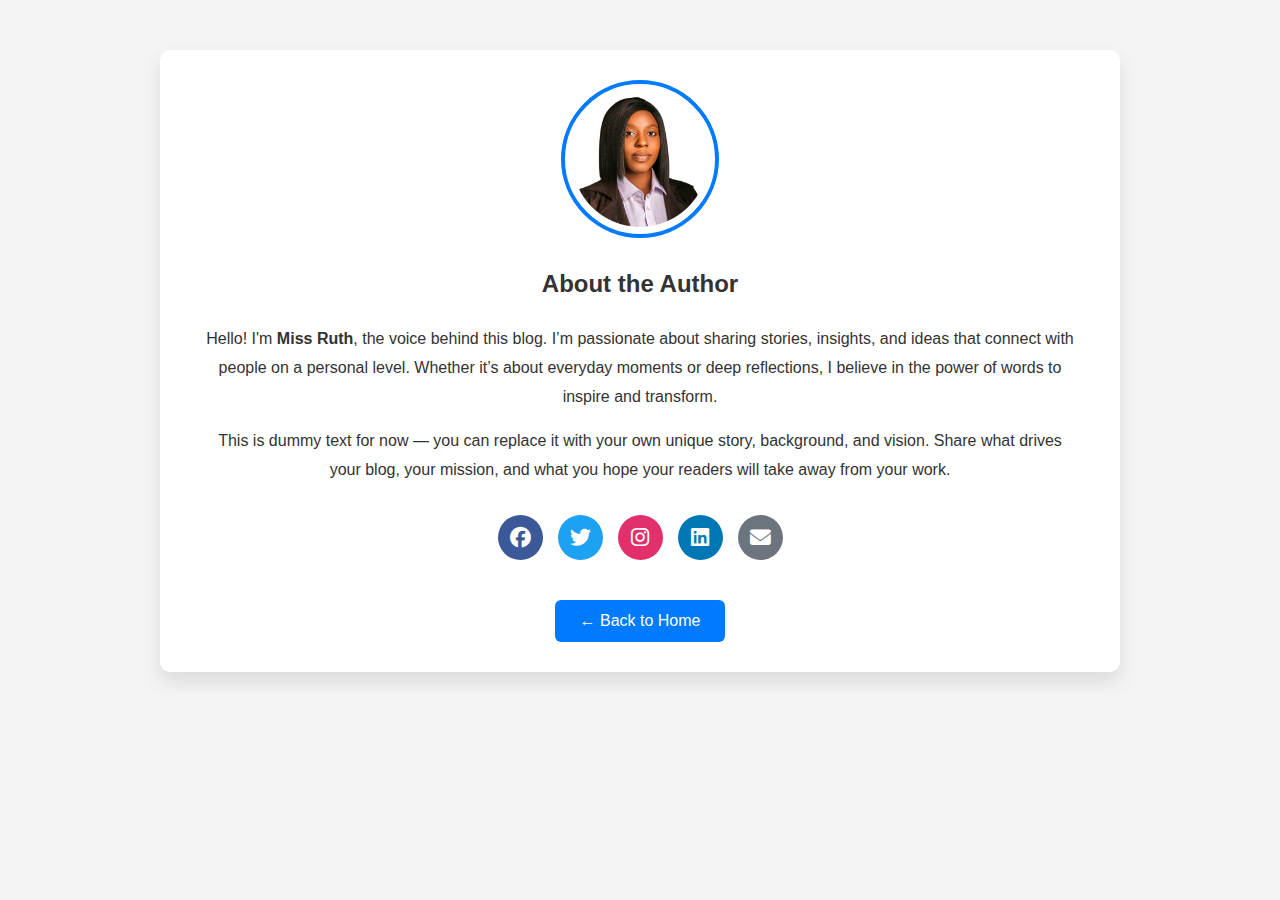
<file: about-author.html>
<!DOCTYPE html>
<html lang="en">
  <head>
    <meta charset="UTF-8" />
    <meta name="viewport" content="width=device-width, initial-scale=1.0" />
    <title>About the Author</title>

    <!-- Font Awesome -->
    <link
      rel="stylesheet"
      href="https://cdnjs.cloudflare.com/ajax/libs/font-awesome/6.4.0/css/all.min.css"
    />
    <!-- Favicon -->
    <link
      rel="icon"
      href="assets/images/head-logo.png"
      type="image/png"
      sizes="192x192"
    />

    <style>
      body {
        font-family: "Segoe UI", sans-serif;
        background-color: #f4f4f4;
        margin: 0;
        padding: 0;
        color: #333;
      }

      .about-container {
        max-width: 900px;
        margin: 50px auto;
        background: #fff;
        padding: 30px;
        border-radius: 10px;
        box-shadow: 0 10px 20px rgba(0, 0, 0, 0.1);
        opacity: 0;
        transform: translateY(20px);
        transition: opacity 0.8s ease, transform 0.8s ease;
      }

      .about-container.show {
        opacity: 1;
        transform: translateY(0);
      }

      .profile-pic {
        text-align: center;
        margin-bottom: 20px;
      }

      .profile-pic img {
        width: 150px;
        height: 150px;
        object-fit: cover;
        border-radius: 50%;
        border: 4px solid #007bff;
      }

      .about-content {
        text-align: center;
        line-height: 1.8;
        padding: 0 15px;
      }

      .social-icons {
        margin-top: 30px;
        display: flex;
        justify-content: center;
        gap: 15px;
        flex-wrap: wrap;
      }

      .social-icons a {
        display: inline-flex;
        align-items: center;
        justify-content: center;
        width: 45px;
        height: 45px;
        border-radius: 50%;
        color: white;
        text-decoration: none;
        font-size: 1.3rem;
      }

      .fa-facebook {
        background: #3b5998;
      }
      .fa-twitter {
        background: #1da1f2;
      }
      .fa-instagram {
        background: #e1306c;
      }
      .fa-linkedin {
        background: #0077b5;
      }
      .fa-whatsapp {
        background: #25d366;
      }
      .fa-youtube {
        background: #ff0000;
      }
      .fa-envelope {
        background: #6c757d;
      }
      .fa-tiktok {
        background: #000000;
      }
      .fa-telegram {
        background: #0088cc;
      }
      .fa-threads {
        background: #000000;
      }

      .back-button {
        margin-top: 40px;
        text-align: center;
      }

      .back-button a {
        display: inline-block;
        background-color: #007bff;
        color: white;
        text-decoration: none;
        padding: 12px 25px;
        border-radius: 6px;
        font-size: 1rem;
        transition: background-color 0.3s;
      }

      .back-button a:hover {
        background-color: #0056b3;
      }

      @media (max-width: 600px) {
        .about-content {
          font-size: 0.95rem;
        }
      }
    </style>
  </head>
  <body>
    <div class="about-container" id="aboutBox">
      <div class="profile-pic">
        <img src="assets/images/Ruth Emmanuel.png" alt="Author Picture" />
      </div>

      <div class="about-content">
        <h2>About the Author</h2>
        <p>
          Hello! I'm <strong>Miss Ruth</strong>, the voice behind this blog. I’m
          passionate about sharing stories, insights, and ideas that connect
          with people on a personal level. Whether it’s about everyday moments
          or deep reflections, I believe in the power of words to inspire and
          transform.
        </p>
        <p>
          This is dummy text for now — you can replace it with your own unique
          story, background, and vision. Share what drives your blog, your
          mission, and what you hope your readers will take away from your work.
        </p>
      </div>

      <div class="social-icons">
        <a
          href="https://facebook.com"
          class="fa-brands fa-facebook"
          title="Facebook"
          target="_blank"
        ></a>
        <a
          href="https://x.com/princess_ehmy"
          class="fa-brands fa-twitter"
          title="Twitter/X"
          target="_blank"
        ></a>
        <a
          href="https://instagram.com/princess_ehmy"
          class="fa-brands fa-instagram"
          title="Instagram"
          target="_blank"
        ></a>
        <a
          href="https://linkedin.com/in/ruthem"
          class="fa-brands fa-linkedin"
          title="LinkedIn"
          target="_blank"
        ></a>
        <a
          href="mailto:emmyheart250@gmail.com?subject=Hello%20from%20the%20Blog&body=I%20saw%20your%20blog%20and%20wanted%20to%20reach%20out."
          class="fa-solid fa-envelope"
          title="Email"
        ></a>
      </div>
      <div class="back-button">
        <a href="index.html">← Back to Home</a>
      </div>
    </div>

    <script>
      window.addEventListener("DOMContentLoaded", () => {
        document.getElementById("aboutBox").classList.add("show");
      });
    </script>
  </body>
</html>
</file>
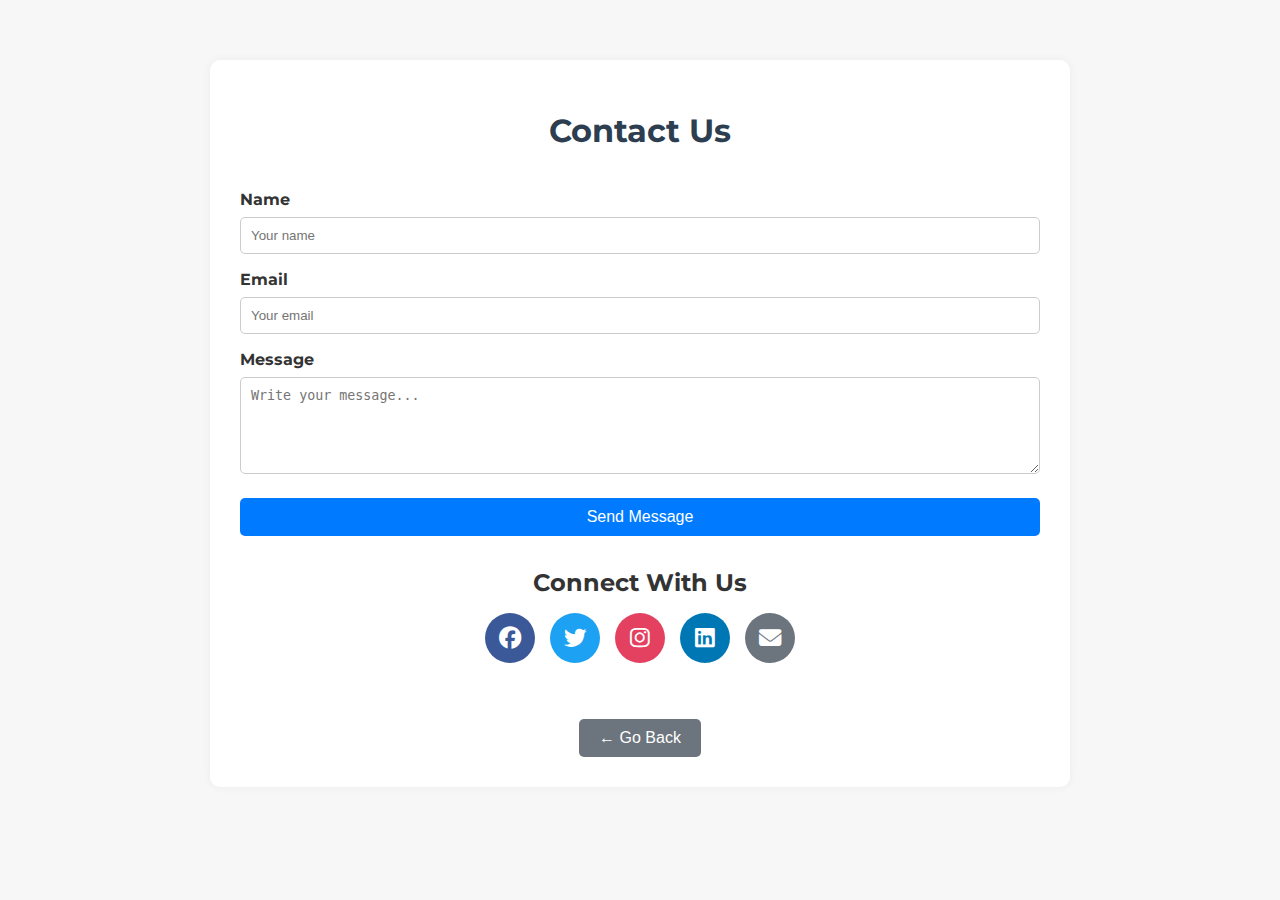
<file: contact.html>
<!DOCTYPE html>
<html lang="en">
  <head>
    <meta charset="UTF-8" />
    <meta name="viewport" content="width=device-width, initial-scale=1.0" />
    <title>Contact Us</title>
    <!-- Font Awesome for icons -->
    <link
      rel="stylesheet"
      href="https://cdnjs.cloudflare.com/ajax/libs/font-awesome/6.4.0/css/all.min.css"
    />
    <!-- Favicon -->
    <link
      rel="icon"
      href="assets/images/head-logo.png"
      type="image/png"
      sizes="192x192"
    />

    <style>
      @import url("https://fonts.googleapis.com/css2?family=Montserrat&display=swap");
      body {
        font-family: "Montserrat", sans-serif;
        margin: 0;
        padding: 0;
        background: #f7f7f7;
        color: #333;
      }

      .container {
        max-width: 800px;
        margin: 60px auto;
        padding: 30px;
        background: #fff;
        border-radius: 10px;
        box-shadow: 0 0 10px rgba(0, 0, 0, 0.05);
      }

      h1 {
        text-align: center;
        margin-bottom: 1.5rem;
        color: #2c3e50;
      }

      form {
        display: flex;
        flex-direction: column;
      }

      label {
        margin-top: 1rem;
        font-weight: bold;
      }

      input,
      textarea {
        padding: 10px;
        margin-top: 0.5rem;
        border: 1px solid #ccc;
        border-radius: 5px;
        resize: vertical;
      }

      button {
        margin-top: 1.5rem;
        padding: 10px;
        background: #007bff;
        color: white;
        border: none;
        border-radius: 5px;
        cursor: pointer;
        font-size: 1rem;
      }

      button:hover {
        background: #0056b3;
      }

      .socials {
        margin-top: 2rem;
        text-align: center;
      }

      .socials h2 {
        margin-bottom: 1rem;
      }

      .social-icons {
        display: flex;
        flex-wrap: wrap;
        justify-content: center;
        gap: 15px;
      }

      .social-icons a {
        display: flex;
        align-items: center;
        justify-content: center;
        width: 50px;
        height: 50px;
        border-radius: 50%;
        color: white;
        text-decoration: none;
        font-size: 1.4rem;
      }

      .fa-facebook {
        background: #3b5998;
      }
      .fa-whatsapp {
        background: #25d366;
      }
      .fa-twitter {
        background: #1da1f2;
      }
      .fa-instagram {
        background: #e4405f;
      }
      .fa-linkedin {
        background: #0077b5;
      }
      .fa-youtube {
        background: #ff0000;
      }
      .fa-telegram {
        background: #0088cc;
      }
      .fa-tiktok {
        background: #000000;
      }
      .fa-threads {
        background: #000000;
      }
      .fa-envelope {
        background: #6c757d;
      }

      @media (max-width: 600px) {
        .social-icons {
          gap: 10px;
        }
      }
    </style>
  </head>
  <body>
    <div class="container">
      <h1>Contact Us</h1>

      <!-- Formspree-enabled form -->
      <form action="https://formspree.io/f/mkgzbzbo" method="POST">
        <label for="name">Name</label>
        <input
          type="text"
          id="name"
          name="name"
          placeholder="Your name"
          required
        />

        <label for="email">Email</label>
        <input
          type="email"
          id="email"
          name="_replyto"
          placeholder="Your email"
          required
        />

        <label for="message">Message</label>
        <textarea
          id="message"
          name="message"
          rows="5"
          placeholder="Write your message..."
          required
        ></textarea>

        <button type="submit">Send Message</button>
      </form>

      <div class="socials">
        <h2>Connect With Us</h2>
        <div class="social-icons">
          <a
            href="https://facebook.com"
            class="fa-brands fa-facebook"
            title="Facebook"
            target="_blank"
          ></a>
          <a
            href="https://x.com/princess_ehmy"
            class="fa-brands fa-twitter"
            title="Twitter/X"
            target="_blank"
          ></a>
          <a
            href="https://instagram.com/princess_ehmy"
            class="fa-brands fa-instagram"
            title="Instagram"
            target="_blank"
          ></a>
          <a
            href="https://linkedin.com/in/ruthem"
            class="fa-brands fa-linkedin"
            title="LinkedIn"
            target="_blank"
          ></a>
          <a
            href="mailto:emmyheart250@gmail.com?subject=Hello%20from%20the%20Blog&body=I%20saw%20your%20blog%20and%20wanted%20to%20reach%20out."
            class="fa-solid fa-envelope"
            title="Email"
          ></a>
        </div>
      </div>
      <div style="text-align: center; margin-top: 2rem">
        <button
          onclick="goBack()"
          style="
            padding: 10px 20px;
            font-size: 1rem;
            background-color: #6c757d;
            color: white;
            border: none;
            border-radius: 5px;
            cursor: pointer;
          "
        >
          ← Go Back
        </button>
      </div>
    </div>
  </body>
  <script>
    function goBack() {
      if (window.history.length > 1) {
        window.history.back();
      } else {
        window.location.href = "/"; // fallback to homepage if no history
      }
    }
  </script>
</html>
</file>
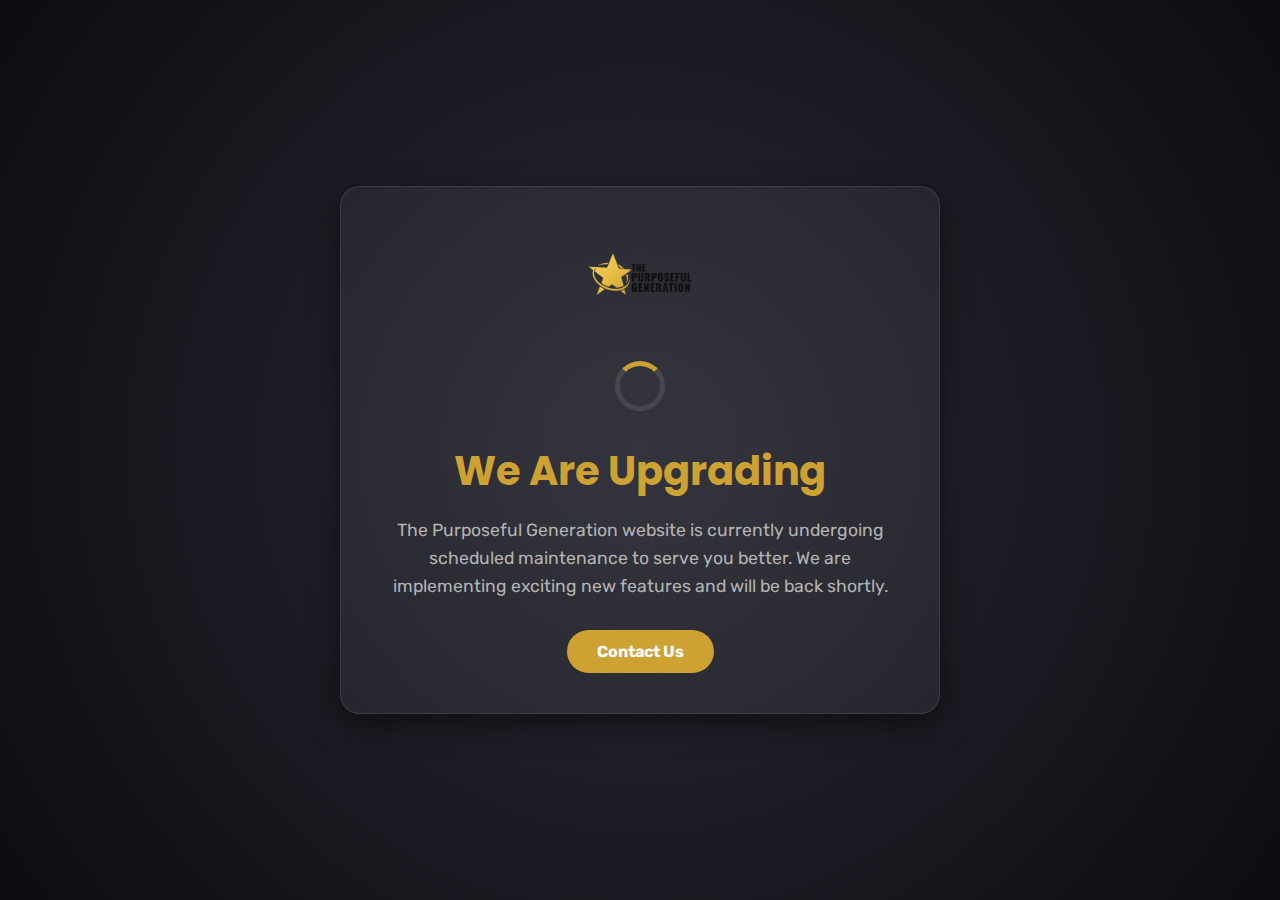
<file: maintenance.html>
<!DOCTYPE html>
<html lang="en">
<head>
  <meta charset="UTF-8">
  <meta name="viewport" content="width=device-width, initial-scale=1.0">
  
  <title>Under Maintenance | The Purposeful Generation</title>
  <link rel="shortcut icon" href="all-images/logo.png" type="image/png">

  <meta name="description" content="The Purposeful Generation website is currently upgrading. We will be back shortly!">
  
  <meta property="og:title" content="We Are Upgrading | The Purposeful Generation">
  <meta property="og:description" content="Our website is currently undergoing scheduled maintenance to serve you better. check back soon!">
  <meta property="og:image" content="https://brightsitedevapp.github.io/TPG/all-images/logo.png">
  <meta property="og:url" content="https://brightsitedevapp.github.io/TPG/">
  <meta property="og:type" content="website">

  <meta name="twitter:card" content="summary_large_image">
  <meta name="twitter:title" content="We Are Upgrading | TPG">
  <meta name="twitter:description" content="Our website is currently undergoing scheduled maintenance to serve you better.">
  <meta name="twitter:image" content="https://brightsitedevapp.github.io/TPG/all-images/logo.png">

  <link rel="preconnect" href="https://fonts.googleapis.com">
  <link href="https://fonts.googleapis.com/css2?family=Poppins:wght@600;700&family=Rubik:wght@400;500&display=swap" rel="stylesheet">

  <style>
    :root {
      --orange-web: hsl(43, 61%, 50%);
      --rich-black: hsl(240, 13%, 8%);
      --white: #ffffff;
      --gray: hsl(0, 0%, 70%);
    }

    * { margin: 0; padding: 0; box-sizing: border-box; }

    body {
      font-family: 'Rubik', sans-serif;
      background-color: var(--rich-black);
      color: var(--white);
      height: 100vh;
      display: flex;
      flex-direction: column;
      justify-content: center;
      align-items: center;
      text-align: center;
      padding: 20px;
      background-image: radial-gradient(circle at center, #2a2a35 0%, #0c0c11 100%);
    }

    .container {
      max-width: 600px;
      background: rgba(255, 255, 255, 0.05);
      padding: 40px;
      border-radius: 20px;
      border: 1px solid rgba(255, 255, 255, 0.1);
      box-shadow: 0 10px 30px rgba(0,0,0,0.5);
    }

    .logo {
      width: 150px;
      margin-bottom: 30px;
    }

    h1 {
      font-family: 'Poppins', sans-serif;
      font-size: 2.5rem;
      margin-bottom: 15px;
      color: var(--orange-web);
    }

    p {
      font-size: 1.1rem;
      color: var(--gray);
      line-height: 1.6;
      margin-bottom: 30px;
    }

    .loader {
      width: 50px;
      height: 50px;
      border: 5px solid rgba(255, 255, 255, 0.1);
      border-top: 5px solid var(--orange-web);
      border-radius: 50%;
      animation: spin 1s linear infinite;
      margin: 0 auto 30px;
    }

    @keyframes spin {
      0% { transform: rotate(0deg); }
      100% { transform: rotate(360deg); }
    }

    .contact-btn {
      display: inline-block;
      background-color: var(--orange-web);
      color: var(--white);
      text-decoration: none;
      padding: 12px 30px;
      border-radius: 50px;
      font-weight: bold;
      transition: 0.3s;
    }

    .contact-btn:hover {
      background-color: #ff9f43;
      transform: translateY(-3px);
    }

    @media (max-width: 500px) {
      h1 { font-size: 1.8rem; }
      .container { padding: 20px; }
    }
  </style>
</head>
<body>

  <div class="container">
    <img src="all-images/logo2.png" alt="TPG Logo" class="logo">
    
    <div class="loader"></div>

    <h1>We Are Upgrading</h1>
    <p>
      The Purposeful Generation website is currently undergoing scheduled maintenance to serve you better. 
      We are implementing exciting new features and will be back shortly.
    </p>

    <a href="mailto:thepurposefulg@gmail.com" class="contact-btn">Contact Us</a>
  </div>

</body>
</html>
</file>
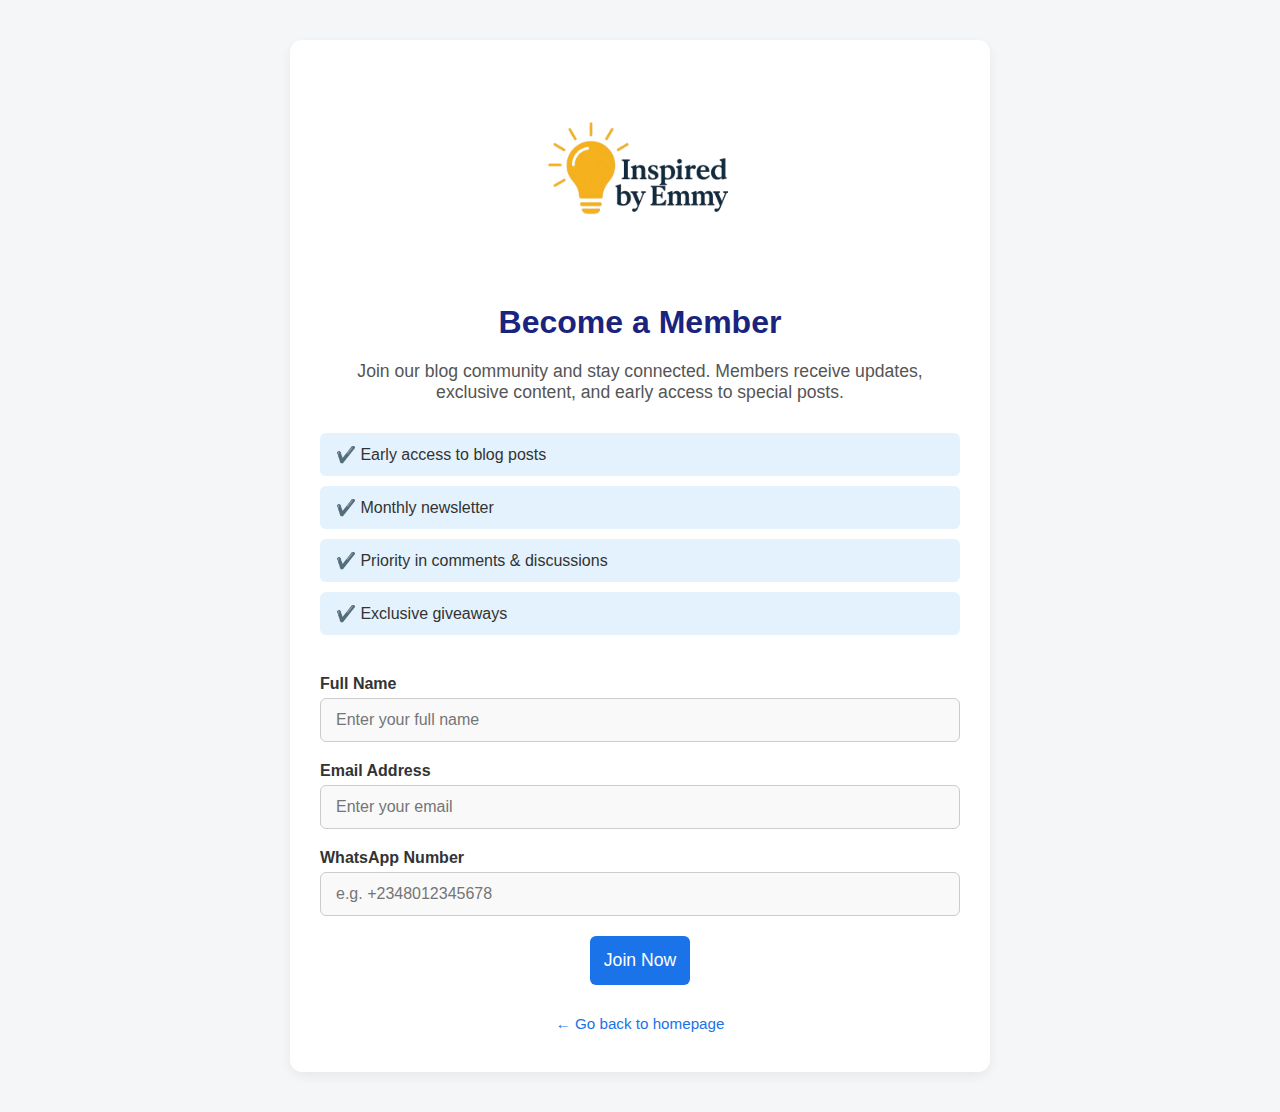
<file: membership.html>
<!DOCTYPE html>
<html lang="en">
  <head>
    <meta charset="UTF-8" />
    <meta name="viewport" content="width=device-width, initial-scale=1.0" />
    <title>Membership – Join Us</title>
    <style>
      * {
        box-sizing: border-box;
        margin: 0;
        padding: 0;
      }

      body {
        font-family: "Segoe UI", sans-serif;
        background: #f4f6f8;
        color: #333;
        padding: 40px 15px;
      }

      .container {
        max-width: 700px;
        margin: auto;
        background: #fff;
        padding: 40px 30px;
        border-radius: 12px;
        box-shadow: 0 4px 12px rgba(0, 0, 0, 0.06);
      }

      h1 {
        text-align: center;
        margin-bottom: 20px;
        color: #1a237e;
      }

      .membership-description {
        text-align: center;
        font-size: 1.1rem;
        margin-bottom: 30px;
        color: #555;
      }

      .benefits-list {
        list-style: none;
        padding-left: 0;
        margin-bottom: 40px;
      }

      .benefits-list li {
        background: #e3f2fd;
        padding: 12px 16px;
        border-radius: 6px;
        margin-bottom: 10px;
        font-size: 1rem;
      }

      form label {
        font-weight: 600;
        margin-bottom: 5px;
        display: block;
        color: #333;
      }

      form input {
        width: 100%;
        padding: 12px 15px;
        border: 1px solid #ccc;
        border-radius: 6px;
        font-size: 1rem;
        background-color: #f9f9f9;
        transition: border 0.3s ease;
      }

      form input:focus {
        border-color: #2196f3;
        background-color: #fff;
        outline: none;
      }

      .form-group {
        margin-bottom: 20px;
      }

      button[type="submit"] {
        background: #1a73e8;
        color: #fff;
        padding: 14px;
        font-size: 1.1rem;
        border: none;
        border-radius: 6px;
        cursor: pointer;
        transition: background 0.3s ease;
      }

      button[type="submit"]:hover {
        background: #1558b0;
      }

      .back-button {
        margin-top: 30px;
        display: block;
        text-align: center;
        font-size: 0.95rem;
        color: #1a73e8;
        text-decoration: none;
      }

      .back-button:hover {
        text-decoration: underline;
      }
      .logo-container {
        text-align: center;
        margin-bottom: 20px;
      }

      .logo {
        max-width: 200px;
        width: 100%;
        height: auto;
      }
      .logo-container {
        text-align: center;
        margin-bottom: 20px;
      }

      .logo {
        max-width: 200px;
        width: 100%;
        height: auto;
      }
    </style>
  </head>
  <body>
    <div class="container">
      <div class="logo-container">
        <img src="assets/images/logo.png" alt="Site Logo" class="logo" />
      </div>

      <h1>Become a Member</h1>
      <p class="membership-description">
        Join our blog community and stay connected. Members receive updates,
        exclusive content, and early access to special posts.
      </p>

      <ul class="benefits-list">
        <li>✔️ Early access to blog posts</li>
        <li>✔️ Monthly newsletter</li>
        <li>✔️ Priority in comments & discussions</li>
        <li>✔️ Exclusive giveaways</li>
      </ul>

      <form action="https://formspree.io/f/meozlrbl" method="POST">
        <input type="hidden" name="form_type" value="Membership Form" />

        <div class="form-group">
          <label for="name">Full Name</label>
          <input
            type="text"
            id="name"
            name="name"
            placeholder="Enter your full name"
            required
          />
        </div>

        <div class="form-group">
          <label for="email">Email Address</label>
          <input
            type="email"
            id="email"
            name="_replyto"
            placeholder="Enter your email"
            required
          />
        </div>

        <div class="form-group">
          <label for="whatsapp">WhatsApp Number</label>
          <input
            type="tel"
            id="whatsapp"
            name="whatsapp"
            placeholder="e.g. +2348012345678"
            required
          />
        </div>

        <div style="text-align: center; margin-top: 20px">
          <button type="submit">Join Now</button>
        </div>
      </form>

      <a href="index.html" class="back-button">← Go back to homepage</a>
    </div>
  </body>
</html>
</file>
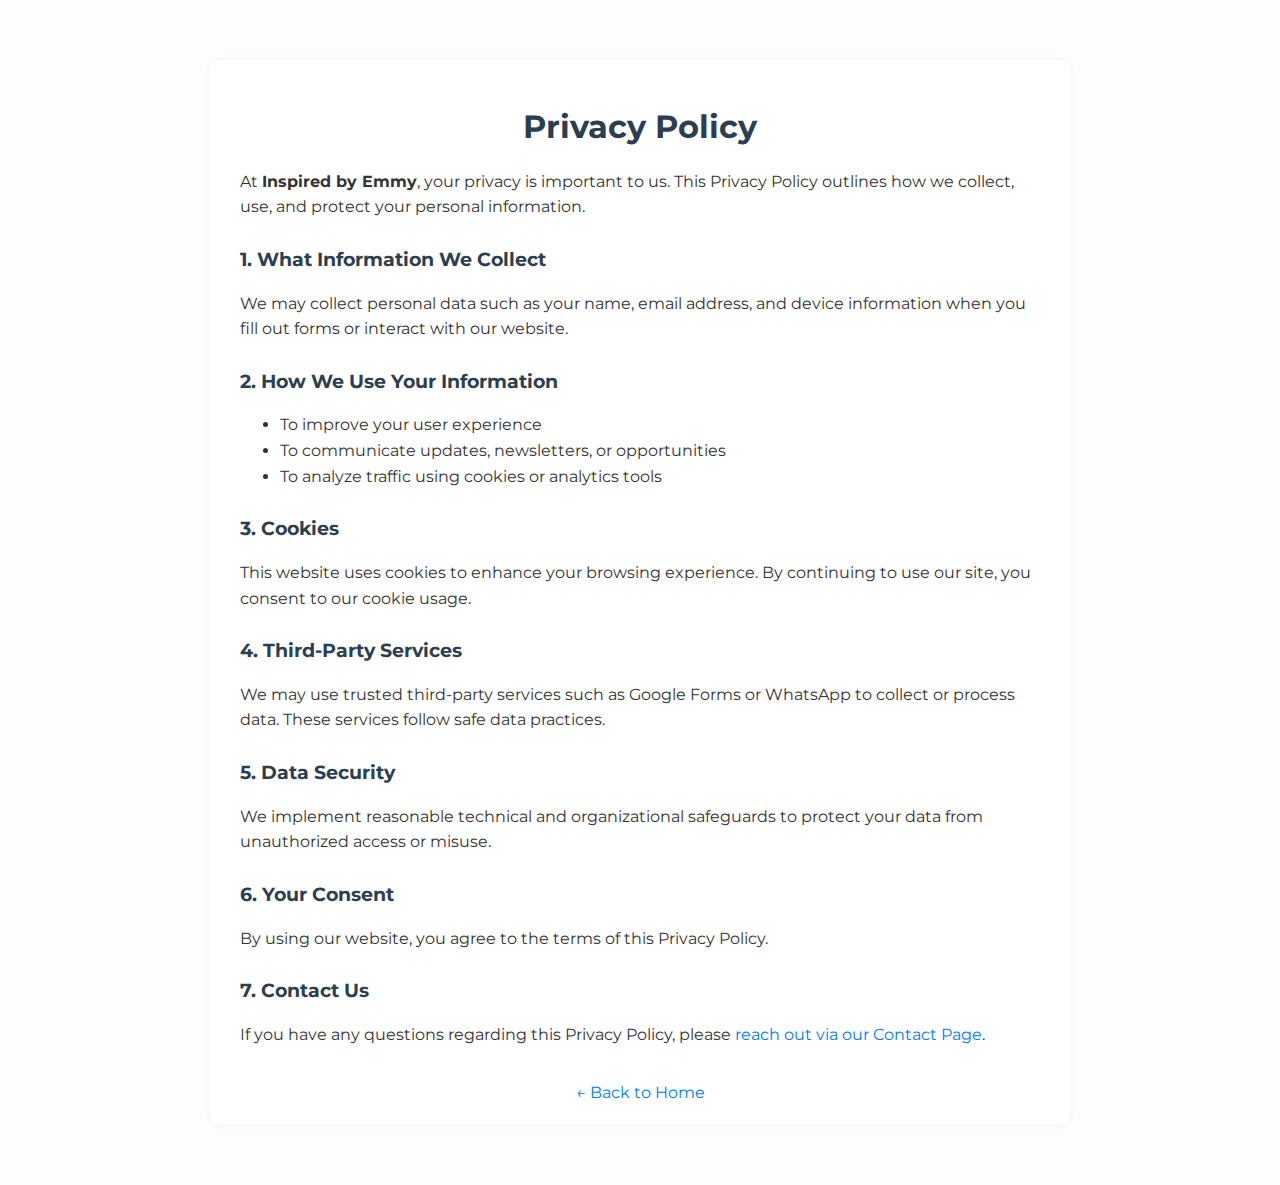
<file: privacy-policy.html>
<!DOCTYPE html>
<html lang="en">
  <head>
    <meta charset="UTF-8" />
    <meta name="viewport" content="width=device-width, initial-scale=1.0" />
    <title>Privacy Policy | Inspired by Emmy</title>
    <!-- Favicon -->
    <link
      rel="icon"
      href="assets/images/head-logo.png"
      type="image/png"
      sizes="192x192"
    />
    <style>
      @import url("https://fonts.googleapis.com/css2?family=Montserrat&display=swap");
      body {
        font-family: "Montserrat", sans-serif;
        margin: 0;
        padding: 0;
        background-color: #fdfdfd;
        color: #333;
        line-height: 1.6;
      }

      .container {
        max-width: 800px;
        margin: 60px auto;
        padding: 20px 30px;
        background: #fff;
        border-radius: 10px;
        box-shadow: 0 0 10px rgba(0, 0, 0, 0.05);
      }

      h1 {
        font-size: 2rem;
        margin-bottom: 1rem;
        color: #2c3e50;
        text-align: center;
      }

      h2 {
        font-size: 1.2rem;
        margin-top: 1.5rem;
        color: #2c3e50;
      }

      p {
        margin-bottom: 1rem;
      }

      a {
        color: #007bff;
        text-decoration: none;
      }

      a:hover {
        text-decoration: underline;
      }

      .back-link {
        display: block;
        margin-top: 2rem;
        text-align: center;
      }

      @media (max-width: 600px) {
        .container {
          padding: 15px 20px;
        }
      }
    </style>
  </head>
  <body>
    <div class="container">
      <h1>Privacy Policy</h1>

      <p>
        At <strong>Inspired by Emmy</strong>, your privacy is important to us.
        This Privacy Policy outlines how we collect, use, and protect your
        personal information.
      </p>

      <h2>1. What Information We Collect</h2>
      <p>
        We may collect personal data such as your name, email address, and
        device information when you fill out forms or interact with our website.
      </p>

      <h2>2. How We Use Your Information</h2>
      <ul>
        <li>To improve your user experience</li>
        <li>To communicate updates, newsletters, or opportunities</li>
        <li>To analyze traffic using cookies or analytics tools</li>
      </ul>

      <h2>3. Cookies</h2>
      <p>
        This website uses cookies to enhance your browsing experience. By
        continuing to use our site, you consent to our cookie usage.
      </p>

      <h2>4. Third-Party Services</h2>
      <p>
        We may use trusted third-party services such as Google Forms or WhatsApp
        to collect or process data. These services follow safe data practices.
      </p>

      <h2>5. Data Security</h2>
      <p>
        We implement reasonable technical and organizational safeguards to
        protect your data from unauthorized access or misuse.
      </p>

      <h2>6. Your Consent</h2>
      <p>
        By using our website, you agree to the terms of this Privacy Policy.
      </p>

      <h2>7. Contact Us</h2>
      <p>
        If you have any questions regarding this Privacy Policy, please
        <a href="contact.html">reach out via our Contact Page</a>.
      </p>

      <div class="back-link">
        <a href="index.html">&larr; Back to Home</a>
      </div>
    </div>
  </body>
</html>
</file>
